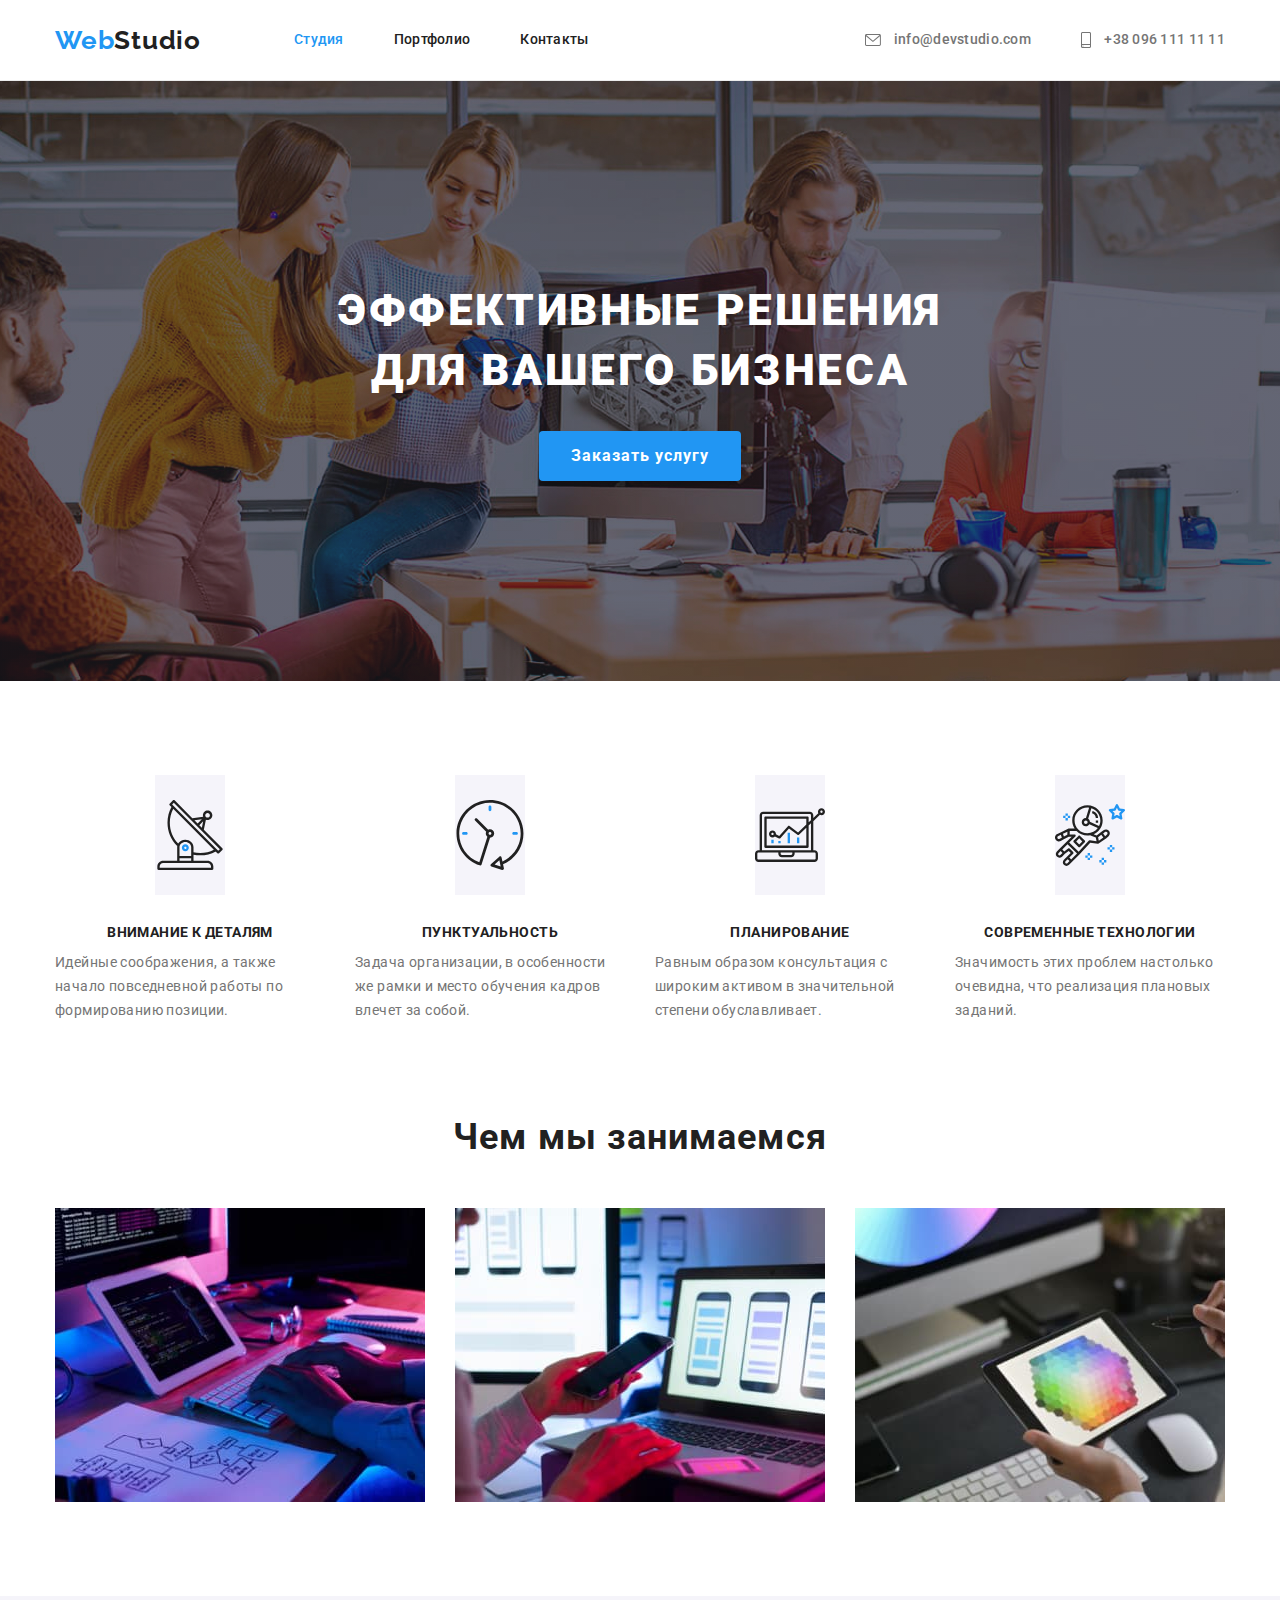
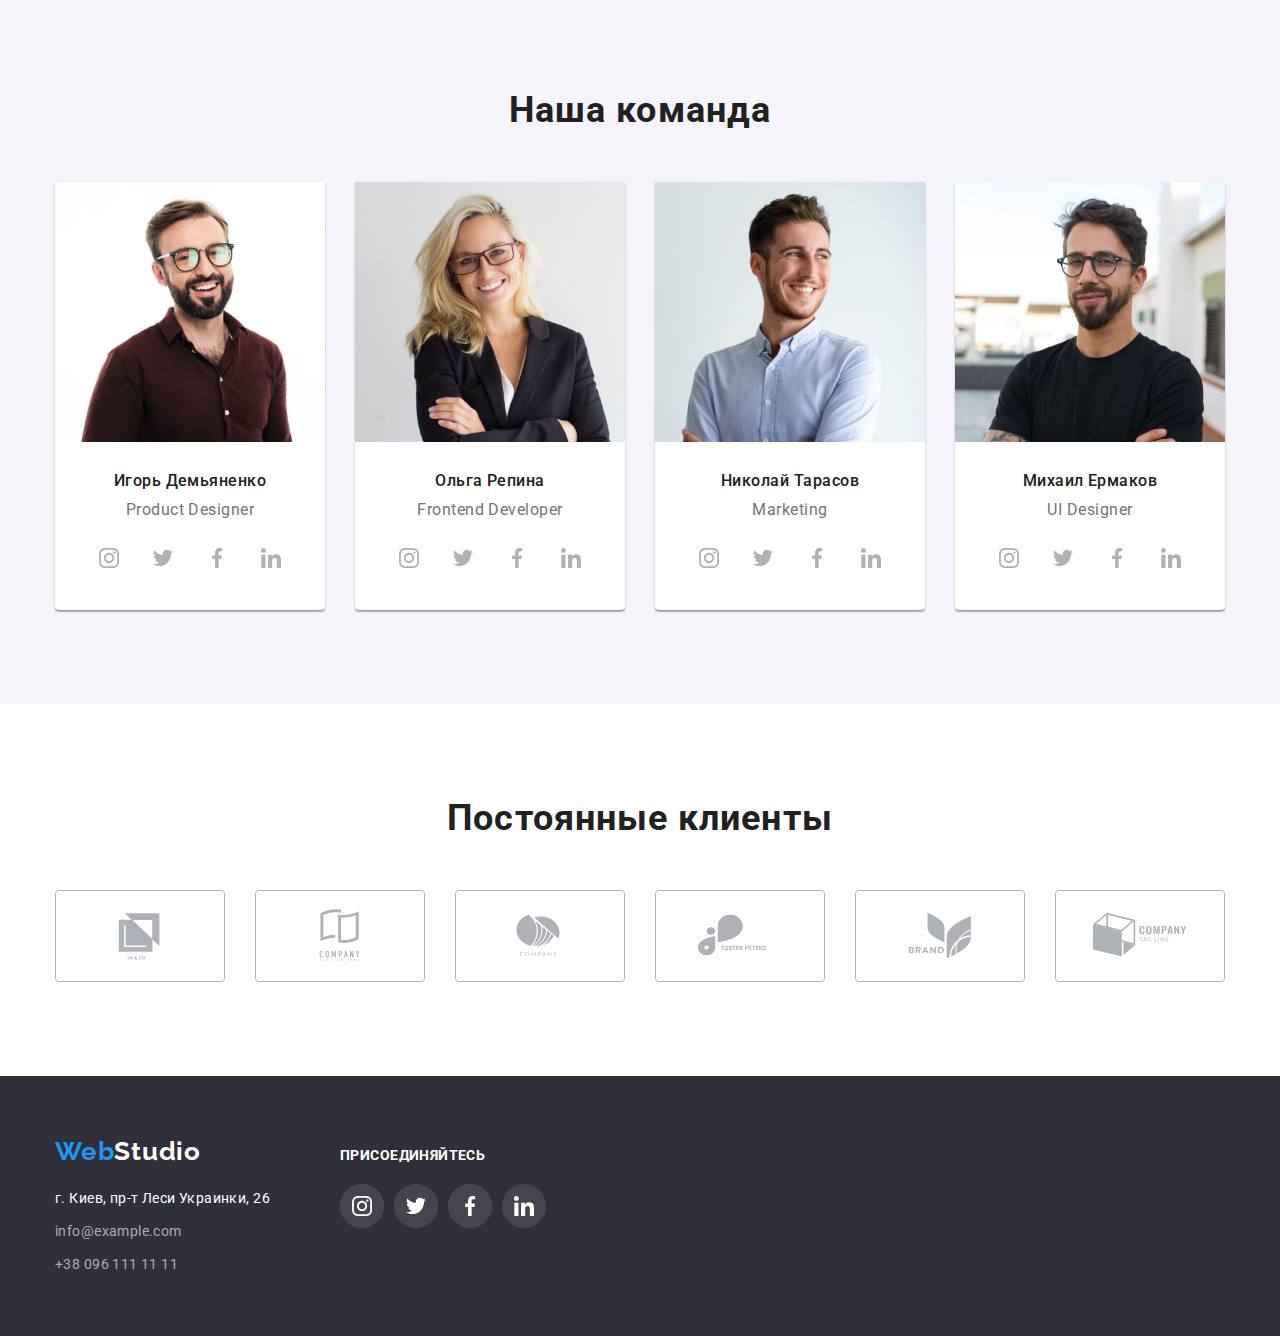
<file: index.html>
<!DOCTYPE html>
<html lang="ru">
  <head>
    <meta charset="UTF-8" />
    <meta http-equiv="X-UA-Compatible" content="IE=edge" />
    <meta name="viewport" content="width=device-width, initial-scale=1.0" />
    <title>Веб Студия</title>
    <link rel="preconnect" href="https://fonts.googleapis.com" />
    <link rel="preconnect" href="https://fonts.gstatic.com" crossorigin />
    <link
      href="https://fonts.googleapis.com/css2?family=Raleway:wght@700&family=Roboto:wght@400;500;700;900&display=swap"
      rel="stylesheet"
    />
    <link
      rel="stylesheet"
      href="https://cdnjs.cloudflare.com/ajax/libs/modern-normalize/1.1.0/modern-normalize.min.css"
    />
    <link rel="stylesheet" href="./css/styles.css" />
  </head>

  <body>
    <!-- header -->
    <header class="header">
      <div class="main-nav">
        <nav class="navigation">
          <a href="index.html" class="logo link logo-header"
            ><span class="word-web">Web</span
            ><span class="word-studio">Studio</span></a
          >
          <ul class="nav list">
            <li class="nav-list-item">
              <a href="./index.html" class="nav-item link current">Студия</a>
            </li>
            <li class="nav-list-item">
              <a href="./portfolio.html" class="nav-item link">Портфолио</a>
            </li>
            <li><a href="#contacts" class="nav-item link">Контакты</a></li>
          </ul>
        </nav>

        <ul class="contact-type list">
          <li class="contact-link-item link">
            <a
              href="mailto:info@devstudio.com"
              class="contact-link link header-link"
            >
              <svg class="nav-icon header-link" width="16" height="16">
                <use href="./img/sprites.svg#icon-email"></use>
              </svg>
              info@devstudio.com
            </a>
          </li>
          <li class="contact-link-item link">
            <a href="tel:+380961111111" class="contact-link link header-link">
              <svg class="nav-icon header-link" width="10" height="16">
                <use href="./img/sprites.svg#icon-smartphone"></use>
              </svg>
              +38 096 111 11 11</a
            >
          </li>
        </ul>
      </div>
    </header>
    <main>
      <!-- hero -->
      <section class="hero">
        <div class="container">
          <h1 class="hero-title">
            Эффективные решения <br />для вашего бизнеса
          </h1>
          <button class="order-button button">Заказать услугу</button>
        </div>
      </section>

      <!-- section1 -->
      <section class="about-us section">
        <div class="container">
          <h2 class="hidden">О нас</h2>
          <ul class="peculiarities list">
            <li>
              <div class="section-icons">
                <svg class="antena-icon icon-item" width="70px" height="70px">
                  <use href="./img/sprites.svg#icon-antenna"></use>
                </svg>
              </div>
              <h3 class="about-us-title">Внимание к деталям</h3>
              <p class="about-us-text">
                Идейные соображения, а также начало повседневной работы по
                формированию позиции.
              </p>
            </li>
            <li>
              <div class="section-icons">
                <svg class="antena-icon icon-item" width="70px" height="70px">
                  <use href="./img/sprites.svg#icon-clock"></use>
                </svg>
              </div>
              <h3 class="about-us-title">Пунктуальность</h3>
              <p class="about-us-text">
                Задача организации, в особенности же рамки и место обучения
                кадров влечет за собой.
              </p>
            </li>
            <li>
              <div class="section-icons">
                <svg class="antena-icon icon-item" width="70px" height="70px">
                  <use href="./img/sprites.svg#icon-diagram"></use>
                </svg>
              </div>
              <h3 class="about-us-title">Планирование</h3>
              <p class="about-us-text">
                Равным образом консультация с широким активом в значительной
                степени обуславливает.
              </p>
            </li>
            <li>
              <div class="section-icons">
                <svg class="antena-icon icon-item" width="70px" height="70px">
                  <use href="./img/sprites.svg#icon-astronaut"></use>
                </svg>
              </div>
              <h3 class="about-us-title">Современные технологии</h3>
              <p class="about-us-text">
                Значимость этих проблем настолько очевидна, что реализация
                плановых заданий.
              </p>
            </li>
          </ul>
        </div>
      </section>
      <!-- section2 -->
      <section class="what-we-do section section-paddin-botton">
        <div class="container">
          <h2 class="what-we-do-title section-title">Чем мы занимаемся</h2>
          <ul class="list what-we-do-list">
            <li class="what-we-do-list-item">
              <a href=""
                ><img
                  src="./img/img1.jpg"
                  alt="Создание сайта"
                  width="370"
                  height="294"
              /></a>
            </li>
            <li class="what-we-do-list-item">
              <a href=""
                ><img
                  src="./img/img2.jpg"
                  alt="Адаптивный веб-дизайн"
                  width="370"
                  height="294"
              /></a>
            </li>
            <li class="what-we-do-list-item">
              <a href=""
                ><img
                  src="./img/img3.jpg"
                  alt="Дизайн сайта"
                  width="370"
                  height="294"
              /></a>
            </li>
          </ul>
        </div>
      </section>
      <!-- section3 -->
      <section class="our-team-section section section-paddin-botton">
        <div class="container">
          <h2 class="our-team-title section-title">Наша команда</h2>
          <ul class="list our-team-list">
            <li>
              <figure class="team-list-item">
                <img
                  src="./img/person-1.jpg"
                  alt="Игорь Демьяненко"
                  width="270"
                  height="260"
                  class="team-img"
                />
                <figcaption class="list-text-item">
                  <h3 class="list-title">Игорь Демьяненко</h3>
                  <p class="our-team-text" lang="en">Product Designer</p>
                  <ul class="list">
                    <li class="social-media-list">
                      <a href="" class="link sites-icon-link">
                        <svg class="icon-social-media">
                          <use href="./img/sprites.svg#icon-instagram"></use>
                        </svg>
                      </a>
                    </li>
                    <li class="social-media-list">
                      <a href="" class="link sites-icon-link">
                        <svg class="icon-social-media link">
                          <use href="./img/sprites.svg#icon-twitter"></use>
                        </svg>
                      </a>
                    </li>
                    <li class="social-media-list">
                      <a href="" class="link sites-icon-link">
                        <svg class="icon-social-media">
                          <use href="./img/sprites.svg#icon-facebook"></use>
                        </svg>
                      </a>
                    </li>
                    <li class="social-media-list">
                      <a href="" class="link sites-icon-link">
                        <svg class="icon-social-media">
                          <use href="./img/sprites.svg#icon-linkedin"></use>
                        </svg>
                      </a>
                    </li>
                  </ul>
                </figcaption>
              </figure>
            </li>
            <li>
              <figure class="team-list-item">
                <img
                  src="./img/person-2.jpg"
                  alt="Ольга Репина"
                  width="270"
                  height="260"
                  class="team-img"
                />
                <figcaption class="list-text-item">
                  <h3 class="list-title">Ольга Репина</h3>
                  <p class="our-team-text" lang="en">Frontend Developer</p>
                  <ul class="list">
                    <li class="social-media-list">
                      <a href="" class="link sites-icon-link">
                        <svg class="icon-social-media">
                          <use href="./img/sprites.svg#icon-instagram"></use>
                        </svg>
                      </a>
                    </li>
                    <li class="social-media-list">
                      <a href="" class="link sites-icon-link">
                        <svg class="icon-social-media">
                          <use href="./img/sprites.svg#icon-twitter"></use>
                        </svg>
                      </a>
                    </li>
                    <li class="social-media-list">
                      <a href="" class="link sites-icon-link">
                        <svg class="icon-social-media">
                          <use href="./img/sprites.svg#icon-facebook"></use>
                        </svg>
                      </a>
                    </li>
                    <li class="social-media-list">
                      <a href="" class="link sites-icon-link">
                        <svg class="icon-social-media">
                          <use href="./img/sprites.svg#icon-linkedin"></use>
                        </svg>
                      </a>
                    </li>
                  </ul>
                </figcaption>
              </figure>
            </li>
            <li>
              <figure class="team-list-item">
                <img
                  src="./img/person-3.jpg"
                  alt="Николай Тарасов"
                  width="270"
                  height="260"
                  class="team-img"
                />
                <figcaption class="list-text-item">
                  <h3 class="list-title">Николай Тарасов</h3>
                  <p class="our-team-text" lang="en">Marketing</p>
                  <ul class="list">
                    <li class="social-media-list">
                      <a href="" class="link sites-icon-link">
                        <svg class="icon-social-media">
                          <use href="./img/sprites.svg#icon-instagram"></use>
                        </svg>
                      </a>
                    </li>
                    <li class="social-media-list">
                      <a href="" class="link sites-icon-link">
                        <svg class="icon-social-media">
                          <use href="./img/sprites.svg#icon-twitter"></use>
                        </svg>
                      </a>
                    </li>
                    <li class="social-media-list">
                      <a href="" class="link sites-icon-link">
                        <svg class="icon-social-media">
                          <use href="./img/sprites.svg#icon-facebook"></use>
                        </svg>
                      </a>
                    </li>
                    <li class="social-media-list">
                      <a href="" class="link sites-icon-link">
                        <svg class="icon-social-media">
                          <use href="./img/sprites.svg#icon-linkedin"></use>
                        </svg>
                      </a>
                    </li>
                  </ul>
                </figcaption>
              </figure>
            </li>
            <li>
              <figure class="team-list-item">
                <img
                  src="./img/person-4.jpg"
                  alt="Михаил Ермаков"
                  width="270"
                  height="260"
                  class="team-img"
                />
                <figcaption class="list-text-item">
                  <h3 class="list-title">Михаил Ермаков</h3>
                  <p class="our-team-text" lang="en">UI Designer</p>
                  <ul class="list">
                    <li class="social-media-list">
                      <a href="" class="link sites-icon-link">
                        <svg class="icon-social-media">
                          <use href="./img/sprites.svg#icon-instagram"></use>
                        </svg>
                      </a>
                    </li>
                    <li class="social-media-list">
                      <a href="" class="link sites-icon-link">
                        <svg class="icon-social-media">
                          <use href="./img/sprites.svg#icon-twitter"></use>
                        </svg>
                      </a>
                    </li>
                    <li class="social-media-list">
                      <a href="" class="link sites-icon-link">
                        <svg class="icon-social-media">
                          <use href="./img/sprites.svg#icon-facebook"></use>
                        </svg>
                      </a>
                    </li>
                    <li class="social-media-list">
                      <a href="" class="link sites-icon-link">
                        <svg class="icon-social-media">
                          <use href="./img/sprites.svg#icon-linkedin"></use>
                        </svg>
                      </a>
                    </li>
                  </ul>
                </figcaption>
              </figure>
            </li>
          </ul>
        </div>
      </section>
      <!-- section4 -->
      <section class="clients section section-paddin-botton">
        <div class="container clients-container">
          <h2 class="section-title">Постоянные клиенты</h2>
          <ul class="list">
            <li class="list clients-list">
              <a href="/" class="link clients-list-item">
                <svg class="clients-icon" width="106" height="60">
                  <use href="./img/sprites.svg#icon-logo1"></use>
                </svg>
              </a>
            </li>
            <li class="list clients-list">
              <a href="/" class="link clients-list-item">
                <svg class="clients-icon" width="106" height="60">
                  <use href="./img/sprites.svg#icon-logo2"></use>
                </svg>
              </a>
            </li>
            <li class="list clients-list">
              <a href="" class="link clients-list-item">
                <svg class="clients-icon" width="106" height="60">
                  <use href="./img/sprites.svg#icon-logo3"></use>
                </svg>
              </a>
            </li>
            <li class="list clients-list">
              <a href="" class="link clients-list-item">
                <svg class="clients-icon" width="106" height="60">
                  <use href="./img/sprites.svg#icon-logo4"></use>
                </svg>
              </a>
            </li>
            <li class="list clients-list">
              <a href="" class="link clients-list-item">
                <svg class="clients-icon" width="106" height="60">
                  <use href="./img/sprites.svg#icon-logo5"></use>
                </svg>
              </a>
            </li>
            <li class="list clients-list">
              <a href="" class="link clients-list-item">
                <svg class="clients-icon" width="106" height="60">
                  <use href="./img/sprites.svg#icon-logo6"></use>
                </svg>
              </a>
            </li>
          </ul>
        </div>
      </section>
    </main>
    <!-- footer -->
    <footer class="footer section">
      <div class="container footer-container">
        <div class="footer-left">
          <a href="index.html" class="logo link logo-footer"
            ><span class="word-web">Web</span
            ><span class="word-studio-footer">Studio</span></a
          >
          <address class="footer-address">
            <ul class="footer-list">
              <li class="footer-list-item">
                <a
                  href="https://goo.gl/maps/9MrePJbTSTGKD42d6"
                  class="footer-item physical-address link"
                  >г. Киев, пр-т Леси Украинки, 26</a
                >
              </li>
              <li class="footer-list-item">
                <a href="info@example.com" class="footer-item footer-email link"
                  >info@example.com</a
                >
              </li>
              <li class="footer-list-item">
                <a
                  href="tel:+380961111111"
                  class="footer-item footer-ph-numb link"
                  >+38 096 111 11 11</a
                >
              </li>
            </ul>
          </address>
        </div>
        <div class="footer-right">
          <p class="text footer-text">присоединяйтесь</p>
          <ul class="list social-media">
            <li class="social-media-list social-media-footer">
              <a href="/" class="link sites-icon-link">
                <svg class="icon-social-media icon-social-media-footer">
                  <use href="./img/sprites.svg#icon-instagram"></use>
                </svg>
              </a>
            </li>
            <li class="social-media-list social-media-footer">
              <a href="/" class="link sites-icon-link">
                <svg class="icon-social-media icon-social-media-footer">
                  <use href="./img/sprites.svg#icon-twitter"></use>
                </svg>
              </a>
            </li>
            <li class="social-media-list social-media-footer">
              <a href="/" class="link sites-icon-link">
                <svg class="icon-social-media icon-social-media-footer">
                  <use href="./img/sprites.svg#icon-facebook"></use>
                </svg>
              </a>
            </li>
            <li class="social-media-list social-media-footer">
              <a href="/" class="link sites-icon-link">
                <svg class="icon-social-media icon-social-media-footer">
                  <use href="./img/sprites.svg#icon-linkedin"></use>
                </svg>
              </a>
            </li>
          </ul>
        </div>
      </div>
    </footer>
  </body>
</html>
</file>
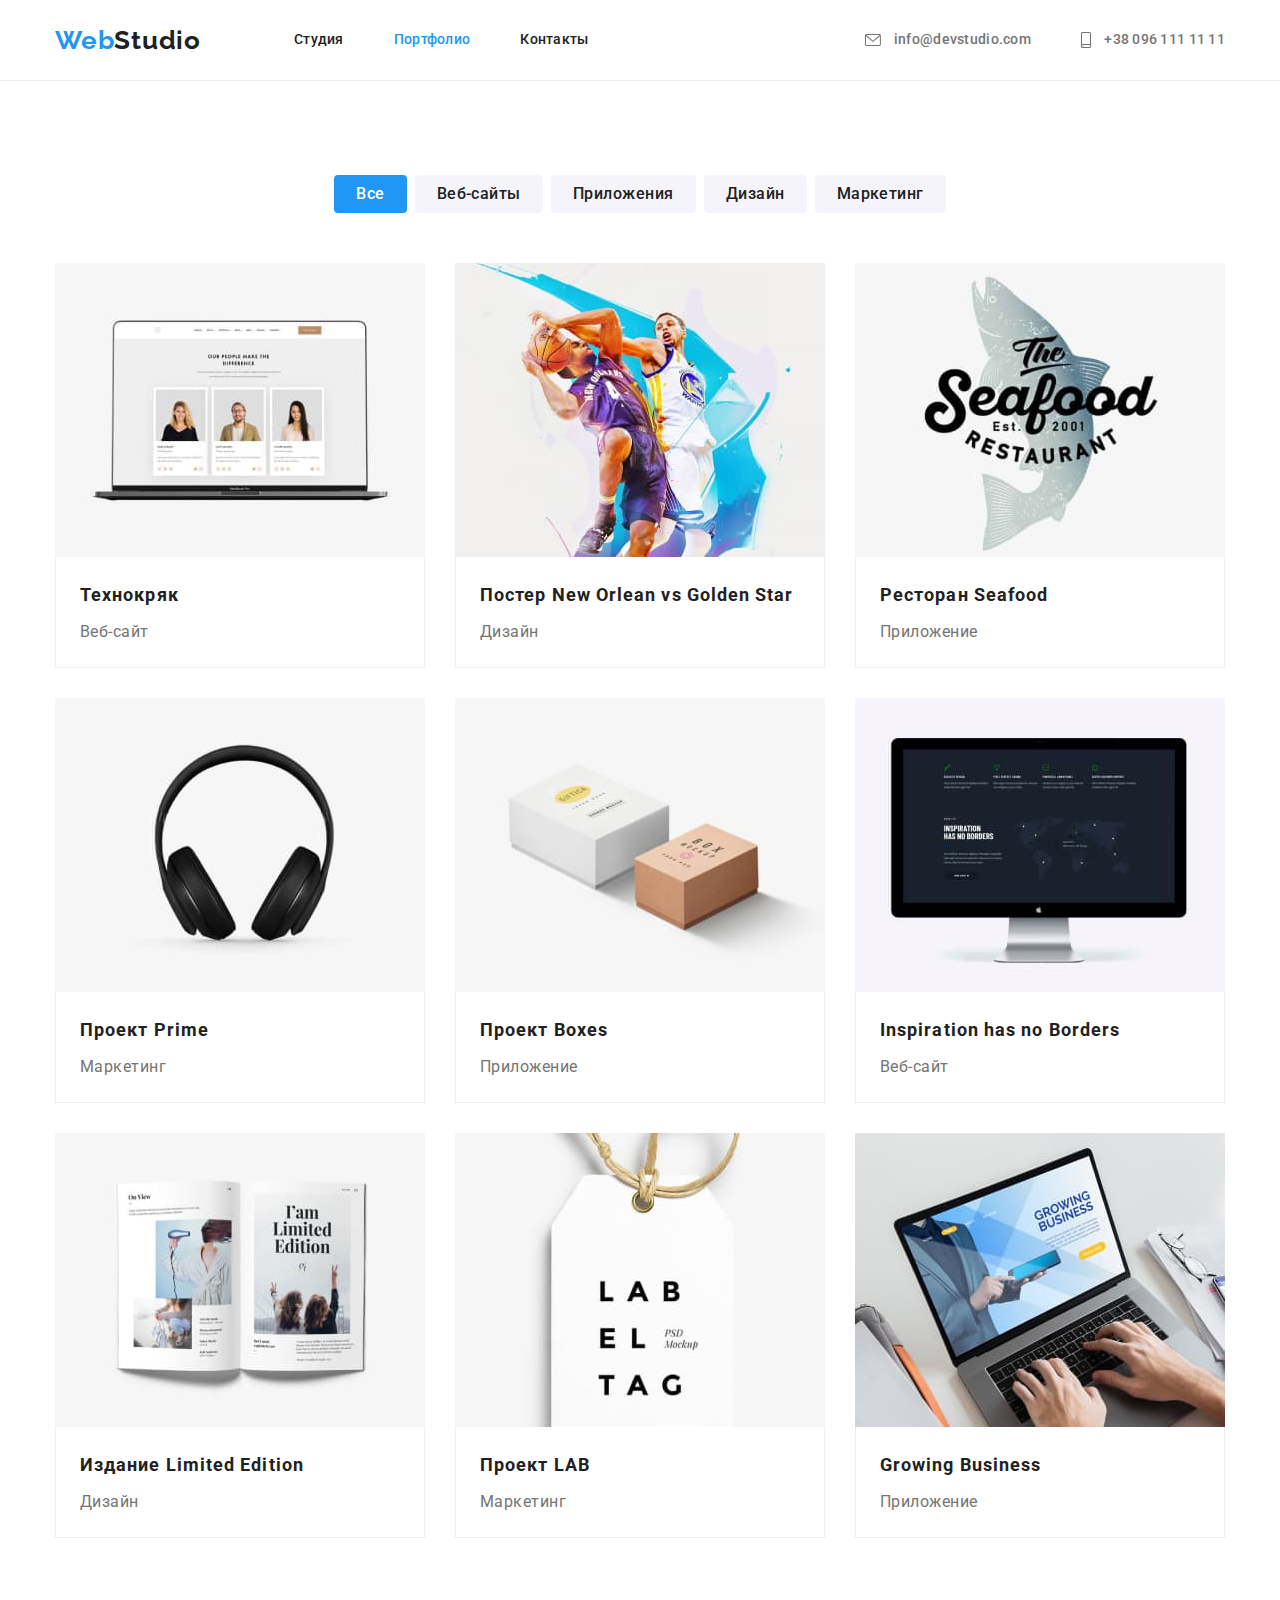
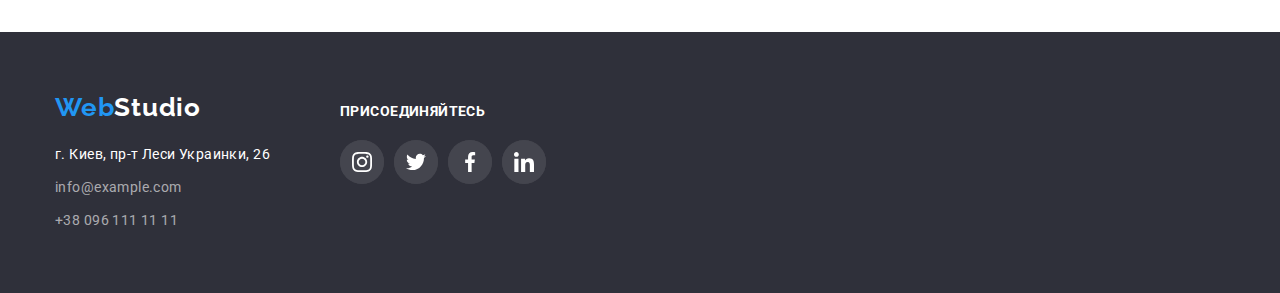
<file: portfolio.html>
<!DOCTYPE html>
<html lang="ru">
  <head>
    <meta charset="UTF-8" />
    <meta http-equiv="X-UA-Compatible" content="IE=edge" />
    <meta name="viewport" content="width=device-width, initial-scale=1.0" />
    <title>Портфолио</title>
    <link rel="preconnect" href="https://fonts.googleapis.com" />
    <link rel="preconnect" href="https://fonts.gstatic.com" crossorigin />
    <link
      href="https://fonts.googleapis.com/css2?family=Raleway:wght@700&family=Roboto:wght@400;500;700;900&display=swap"
      rel="stylesheet"
    />
    <link
      rel="stylesheet"
      href="https://cdnjs.cloudflare.com/ajax/libs/modern-normalize/1.1.0/modern-normalize.min.css"
    />
    <link rel="stylesheet" href="./css/styles.css" />
  </head>
  <body>
    <!-- header -->
    <header class="header">
      <div class="main-nav">
        <nav class="navigation">
          <a href="index.html" class="logo link logo-header"
            ><span class="word-web">Web</span
            ><span class="word-studio">Studio</span></a
          >
          <ul class="nav list">
            <li class="nav-list-item">
              <a href="./index.html" class="nav-item link">Студия</a>
            </li>
            <li class="nav-list-item">
              <a href="./portfolio.html" class="nav-item link current"
                >Портфолио</a
              >
            </li>
            <li><a href="#contacts" class="nav-item link">Контакты</a></li>
          </ul>
        </nav>

        <ul class="contact-type list">
          <li class="contact-link-item link">
            <a
              href="mailto:info@devstudio.com"
              class="contact-link link header-link"
            >
              <svg class="nav-icon header-link" width="16" height="16">
                <use href="./img/sprites.svg#icon-email"></use>
              </svg>
              info@devstudio.com
            </a>
          </li>
          <li class="contact-link-item link">
            <a href="tel:+380961111111" class="contact-link link header-link">
              <svg class="nav-icon header-link" width="10" height="16">
                <use href="./img/sprites.svg#icon-smartphone"></use>
              </svg>
              +38 096 111 11 11</a
            >
          </li>
        </ul>
      </div>
    </header>
    <!-- main -->
    <main>
      <section class="section portfolio-page">
        <div class="container portfolio-container">
          <div class="menu">
            <h1 class="hidden">Портфолио</h1>
            <ul class="list filter-menu">
              <li>
                <button class="button filter-item current all">Все</button>
              </li>
              <li>
                <button class="button filter-item web-pages">Веб-сайты</button>
              </li>
              <li>
                <button class="button filter-item app">Приложения</button>
              </li>
              <li><button class="button filter-item design">Дизайн</button></li>
              <li>
                <button class="button filter-item marketing">Маркетинг</button>
              </li>
            </ul>
          </div>
          <div class="project-container">
            <ul class="list project-list">
              <li class="project-list-item">
                <div class="flex-container">
                  <a href="/"
                    ><img
                      src="./img/portfolio/img1.jpg"
                      alt="веб-сайт-технокряк"
                      width="370"
                  /></a>
                  <div class="project-decr">
                    <h2 class="project-title">Технокряк</h2>
                    <p class="project-text">Веб-сайт</p>
                  </div>
                </div>
              </li>
              <li class="project-list-item">
                <div class="flex-container">
                  <a href="/"
                    ><img
                      src="./img/portfolio/img2.jpg"
                      alt="баскетбольный постер"
                      width="370"
                  /></a>
                  <div class="project-decr">
                    <h2 class="project-title">
                      Постер New Orlean vs Golden Star
                    </h2>
                    <p class="project-text">Дизайн</p>
                  </div>
                </div>
              </li>
              <li class="project-list-item">
                <div class="flex-container">
                  <a href="/"
                    ><img
                      src="./img/portfolio/img3.jpg"
                      alt="постер ресторана"
                      width="370"
                  /></a>
                  <div class="project-decr">
                    <h2 class="project-title">Ресторан Seafood</h2>
                    <p class="project-text">Приложение</p>
                  </div>
                </div>
              </li>
              <li class="project-list-item">
                <div class="flex-container">
                  <a href="/"
                    ><img
                      src="./img/portfolio/img4.jpg"
                      alt="наушники"
                      width="370"
                  /></a>
                  <div class="project-decr">
                    <h2 class="project-title">Проект Prime</h2>
                    <p class="project-text">Маркетинг</p>
                  </div>
                </div>
              </li>
              <li class="project-list-item">
                <div class="flex-container">
                  <a href="/"
                    ><img
                      src="./img/portfolio/img5.jpg"
                      alt="две коробки"
                      width="370"
                  /></a>
                  <div class="project-decr">
                    <h2 class="project-title">Проект Boxes</h2>
                    <p class="project-text">Приложение</p>
                  </div>
                </div>
              </li>
              <li class="project-list-item">
                <div class="flex-container">
                  <a href="/"
                    ><img
                      src="./img/portfolio/img6.jpg"
                      alt="экран"
                      width="370"
                  /></a>
                  <div class="project-decr">
                    <h2 class="project-title">Inspiration has no Borders</h2>
                    <p class="project-text">Веб-сайт</p>
                  </div>
                </div>
              </li>
              <li class="project-list-item">
                <div class="flex-container no-margin">
                  <a href="/"
                    ><img
                      src="./img/portfolio/img7.jpg"
                      alt="журнал"
                      width="370"
                  /></a>
                  <div class="project-decr">
                    <h2 class="project-title">Издание Limited Edition</h2>
                    <p class="project-text">Дизайн</p>
                  </div>
                </div>
              </li>
              <li class="project-list-item">
                <div class="flex-container no-margin">
                  <a href="/"
                    ><img
                      src="./img/portfolio/img8.jpg"
                      alt="бирка"
                      width="370"
                  /></a>
                  <div class="project-decr">
                    <h2 class="project-title">Проект LAB</h2>
                    <p class="project-text">Маркетинг</p>
                  </div>
                </div>
              </li>
              <li class="project-list-item">
                <div class="flex-container no-margin">
                  <a href="/"
                    ><img
                      src="./img/portfolio/img9.jpg"
                      alt="ноутбук"
                      width="370"
                  /></a>
                  <div class="project-decr">
                    <h2 class="project-title">Growing Business</h2>
                    <p class="project-text">Приложение</p>
                  </div>
                </div>
              </li>
            </ul>
          </div>
        </div>
      </section>
    </main>

    <!-- footer -->
    <footer class="footer section">
      <div class="container footer-container">
        <div class="footer-left">
          <a href="index.html" class="logo link logo-footer"
            ><span class="word-web">Web</span
            ><span class="word-studio-footer">Studio</span></a
          >
          <address class="footer-address">
            <ul class="footer-list">
              <li class="footer-list-item">
                <a
                  href="https://goo.gl/maps/9MrePJbTSTGKD42d6"
                  class="footer-item physical-address link"
                  >г. Киев, пр-т Леси Украинки, 26</a
                >
              </li>
              <li class="footer-list-item">
                <a href="info@example.com" class="footer-item footer-email link"
                  >info@example.com</a
                >
              </li>
              <li class="footer-list-item">
                <a
                  href="tel:+380961111111"
                  class="footer-item footer-ph-numb link"
                  >+38 096 111 11 11</a
                >
              </li>
            </ul>
          </address>
        </div>
        <div class="footer-right">
          <p class="text footer-text">присоединяйтесь</p>
          <ul class="list social-media-list-footer">
            <li class="social-media-list social-media-footer">
              <a href="/" class="link sites-icon-link">
                <svg class="icon-social-media icon-social-media-footer">
                  <use href="./img/sprites.svg#icon-instagram"></use>
                </svg>
              </a>
            </li>
            <li class="social-media-list social-media-footer">
              <a href="/" class="link sites-icon-link">
                <svg class="icon-social-media icon-social-media-footer">
                  <use href="./img/sprites.svg#icon-twitter"></use>
                </svg>
              </a>
            </li>
            <li class="social-media-list social-media-footer">
              <a href="/" class="link sites-icon-link">
                <svg class="icon-social-media icon-social-media-footer">
                  <use href="./img/sprites.svg#icon-facebook"></use>
                </svg>
              </a>
            </li>
            <li class="social-media-list social-media-footer">
              <a href="/" class="link sites-icon-link">
                <svg class="icon-social-media icon-social-media-footer">
                  <use href="./img/sprites.svg#icon-linkedin"></use>
                </svg>
              </a>
            </li>
          </ul>
        </div>
      </div>
    </footer>
  </body>
</html>
</file>
<file: css/styles.css>
:root {
  --primary-text-color: #757575;
  --title-text-color: #212121;
  --additional-text-color: #ffff;
  --accent-color: #2196f3;
  --primary-bg-color: #ffff;
  --additional-bg-color: #2f303a;
  --button-hover-color: #188ce8;
  --grey-bg-color: #f5f4fa;
}
body {
  font-family: 'Roboto', sans-serif;
  font-size: 14px;
  color: var(--title-text-color);
}
.list,
.footer-list,
.project-title,
.project-text,
.text {
  list-style: none;
  padding: 0;
  margin: 0;
}
.section {
  padding-top: 94px;
  padding-bottom: 94px;
}
/* header */

header,
.navigation,
.list,
.contact-type,
.main-nav {
  display: flex;
}
.main-nav,
.navigation {
  align-items: center;
}
.navigation {
  margin-right: auto;
}
.main-nav {
  width: 1200px;
  padding-left: 15px;
  padding-right: 15px;
  margin: 0 auto;
}
.nav-list-item:not(:last-child),
.contact-link-item:not(:last-child) {
  margin-right: 50px;
}

img,
.nav-item {
  display: block;
}
.header {
  border-bottom: 1px solid #ececec;
}
.logo,
.nav-item {
  color: var(--title-text-color);
}

.nav.list .link,
.contact-link {
  padding-top: 32px;
  padding-bottom: 32px;
}
.nav.list .link,
.contact-type {
  font-weight: 500;
  font-size: 14px;
  line-height: 1.14;
  letter-spacing: 0.02em;
}

.contact-link,
.link {
  text-decoration-line: none;
}
.contact-link {
  color: var(--primary-text-color);
}
.logo-header {
  margin-right: 93px;
}
.logo {
  font-family: 'Raleway', sans-serif;
  font-weight: 700;
  font-size: 26px;
  line-height: 1.19;
  letter-spacing: 0.03em;
}
.nav-item:hover,
.nav-item:focus,
.footer-item:hover,
.footer-item:focus,
.social-media-footer:hover,
.social-media-footer:focus,
.word-web {
  color: var(--accent-color);
  fill: var(--accent-color);
}
.contact-link:hover,
.contact-link:focus,
.header-link:hover,
.header-link:focus {
  color: var(--accent-color);
}

.nav-icon:hover {
  fill: currentColor;
}

.nav-item.link.current {
  color: var(--accent-color);
}
/* main */
/* hero */
.container {
  margin-left: auto;
  margin-right: auto;
  width: 1200px;
  padding: 0 15px;
}

.hero {
  max-width: 1600px;
  height: 600px;
  text-align: center;
  padding-top: 200px;
  background-color: #c4c4c4;
  background-image: linear-gradient(
      rgba(47, 48, 58, 0.4),
      rgba(47, 48, 58, 0.4)
    ),
    url(../img/hero.jpg);
  background-size: cover;
  background-repeat: no-repeat;
  background-position: center;
}
/* button main page */
.order-button {
  font-weight: 700;
  font-size: 16px;
  line-height: 1.88;
  letter-spacing: 0.06em;
  background: var(--accent-color);
  box-shadow: 0px 4px 4px rgba(0, 0, 0, 0.15);
  border: var(--accent-color);
  color: var(--additional-text-color);
  padding: 10px 32px;
  margin-bottom: 200px;
  display: inline-block;
}
.order-button:hover,
.order-button:focus {
  background-color: var(--button-hover-color);
}
.hero-title {
  margin-top: 0;
  margin-bottom: 30px;
  font-weight: 900;
  font-size: 44px;
  line-height: 1.36;
  text-align: center;
  letter-spacing: 0.06em;
  text-transform: uppercase;
  color: var(--additional-text-color);
}
.button {
  cursor: pointer;
  border-radius: 4px;
  display: inline-block;
}
/* section1 */
.peculiarities > li:not(:last-child) {
  margin-right: 30px;
}
.peculiarities,
.what-we-do-list,
.our-team-list {
  display: flex;
}
.peculiarities > li {
  width: 270px;
  align-items: center;
  justify-items: center;
}
.what-we-do.section {
  padding-top: 0;
}
.about-us-title {
  margin-top: 0;
  margin-bottom: 10px;
  font-weight: 700;
  font-size: 14px;
  line-height: 1.14;
  letter-spacing: 0.03em;
  text-transform: uppercase;
  color: var(--title-text-color);
}
.about-us-text {
  margin-top: 0;
  margin-bottom: 0;
}
.about-us-text,
.footer-item {
  font-weight: 400;
  font-size: 14px;
  line-height: 1.71;
  letter-spacing: 0.03em;
  color: var(--primary-text-color);
}
.hidden {
  visibility: hidden;
  position: fixed;
  transform: scale(0);
}
/* section2 */
.section-title {
  margin-top: 0;
  margin-bottom: 50px;
  font-weight: 700;
  font-size: 36px;
  line-height: 1.16;
  text-align: center;
  letter-spacing: 0.03em;
  color: var(--title-text-color);
}

.what-we-do-list-item:not(:last-child) {
  margin-right: 30px;
}
/* section3 */
.our-team-section {
  margin-right: auto;
  margin-left: auto;
}
.our-team-text {
  margin-top: 0;
  margin-bottom: 16px;
  color: var(--primary-text-color);
  font-size: 16px;
  line-height: 1.18;
  text-align: center;
  letter-spacing: 0.03em;
}
.list-title {
  margin-top: 0;
  margin-bottom: 0;
  font-weight: 500;
  font-size: 16px;
  line-height: 1.18;
  text-align: center;
  letter-spacing: 0.03em;
  margin-bottom: 10px;
}
.our-team-section {
  background: var(--grey-bg-color);
}
.list-text-item {
  padding: 30px 32px;
}
.team-list-item {
  box-shadow: 0px 1px 3px rgba(0, 0, 0, 0.12), 0px 1px 1px rgba(0, 0, 0, 0.14),
    0px 2px 1px rgba(0, 0, 0, 0.2);
  border-radius: 0px 0px 4px 4px;
  background: var(--primary-bg-color);
  margin: 0;
}
.our-team-list > li:not(:last-child) {
  margin-right: 30px;
}

/* footer */

.footer.section {
  background-color: var(--additional-bg-color);
  padding-top: 60px;
  padding-bottom: 60px;
}
address {
  display: block;
  font-style: normal;
}
.footer-address {
  margin-top: 20px;
}
.footer-item {
  color: var(--additional-text-color);
}
.footer-list-item:not(:last-child) {
  margin-bottom: 9px;
}
.footer-email,
.footer-ph-numb {
  color: rgba(255, 255, 255, 0.6);
}
.word-studio-footer {
  color: var(--additional-text-color);
}
.footer-container {
  display: flex;
  align-items: baseline;
}
.footer-right {
  margin-left: 70px;
}
.footer-right > .footer-text {
  color: var(--additional-text-color);
  font-weight: 700;
  font-size: 14px;
  line-height: 1.14;
  letter-spacing: 0.03em;
  text-transform: uppercase;
  margin-bottom: 20px;
}
/* portfolio */

.project-title {
  margin-bottom: 4px;
  font-weight: 700;
  font-size: 18px;
  line-height: 2;
  letter-spacing: 0.06em;
  color: var(--title-text-color);
}
.project-text {
  font-size: 16px;
  line-height: 1.88;
  letter-spacing: 0.03em;
  color: var(--primary-text-color);
}

.project-list {
  display: flex;
  flex-wrap: wrap;
  margin: 0;
  padding: 0;
}

.project-decr {
  border: 1px solid #eeeeee;
  border-top: transparent;
  padding: 20px 24px;
}
.flex-container {
  width: 370px;
  background-color: var(--primary-bg-color);
  margin-bottom: 30px;
}
.flex-container.no-margin {
  margin-bottom: 0;
}
.project-list-item {
  margin-right: 30px;
}
.project-list-item:nth-child(3n + 3) {
  margin-right: 0;
}
.flex-container:hover,
.flex-container:focus {
  box-shadow: 0px 1px 1px rgba(0, 0, 0, 0.12), 0px 4px 4px rgba(0, 0, 0, 0.06),
    1px 4px 6px rgba(0, 0, 0, 0.16);
}

/* filter-menu */
.filter-menu {
  display: flex;
  align-items: center;
  justify-content: center;
}
.filter-item {
  font-weight: 500;
  font-size: 16px;
  line-height: 1.62;
  text-align: center;
  letter-spacing: 0.03em;
  color: var(--title-text-color);
  border: var(--grey-bg-color);
  background-color: var(--grey-bg-color);
  padding: 6px 22px;
}

.filter-item:hover,
.filter-item:focus,
.filter-item.current {
  color: var(--additional-text-color);
  background-color: var(--accent-color);
}
.filter-menu {
  margin-bottom: 50px;
}
.filter-menu > li:not(:first-child) {
  margin-left: 8px;
}
/* icons */
.section-icons {
  height: 120px;
  background-color: var(--grey-bg-color);
  margin-bottom: 30px;
  display: flex;
  justify-content: center;
  align-items: center;
}

.nav-icon {
  margin-right: 10px;
  fill: var(--primary-text-color);
  vertical-align: middle;
}

.sites-icon-link {
  display: flex;
  justify-content: center;
  align-items: center;
  background-color: inherit;
  box-sizing: border-box;
  height: 44px;
  width: 44px;
  border-radius: 50%;
}

.icon-social-media {
  width: 20px;
  height: 20px;
  fill: #afb1b8;
}
.sites-icon-link:hover,
.sites-icon-link:focus {
  background-color: var(--accent-color);
}

.sites-icon-link:hover .icon-social-media,
.sites-icon-link:focus .icon-social-media {
  fill: var(--additional-text-color);
}

ul {
  margin: 0;
  padding: 0;
}
.social-media-list:not(:last-child) {
  margin-right: 10px;
}
.social-media-footer {
  background-color: #44454e;
}

.icon-social-media-footer {
  fill: var(--additional-text-color);
}
.social-media-list.social-media-footer {
  border-radius: 50%;
}
.clients-list-item {
  border: solid 1px #afb1b8;
  border-radius: 4px;
  width: 170px;
  height: 92px;
  display: flex;
  justify-content: center;
  align-items: center;
  background-color: inherit;
}

.clients-list:not(:last-child) {
  margin-right: 30px;
}
.clients-icon {
  fill: #afb1b8;
  display: flex;
}

.clients-list-item:hover .clients-icon,
.clients-list-item:focus .clients-icon {
  fill: var(--accent-color);
}

.clients-list-item:hover,
.clients-list-item:focus {
  border: solid 1px var(--accent-color);
}
</file>
